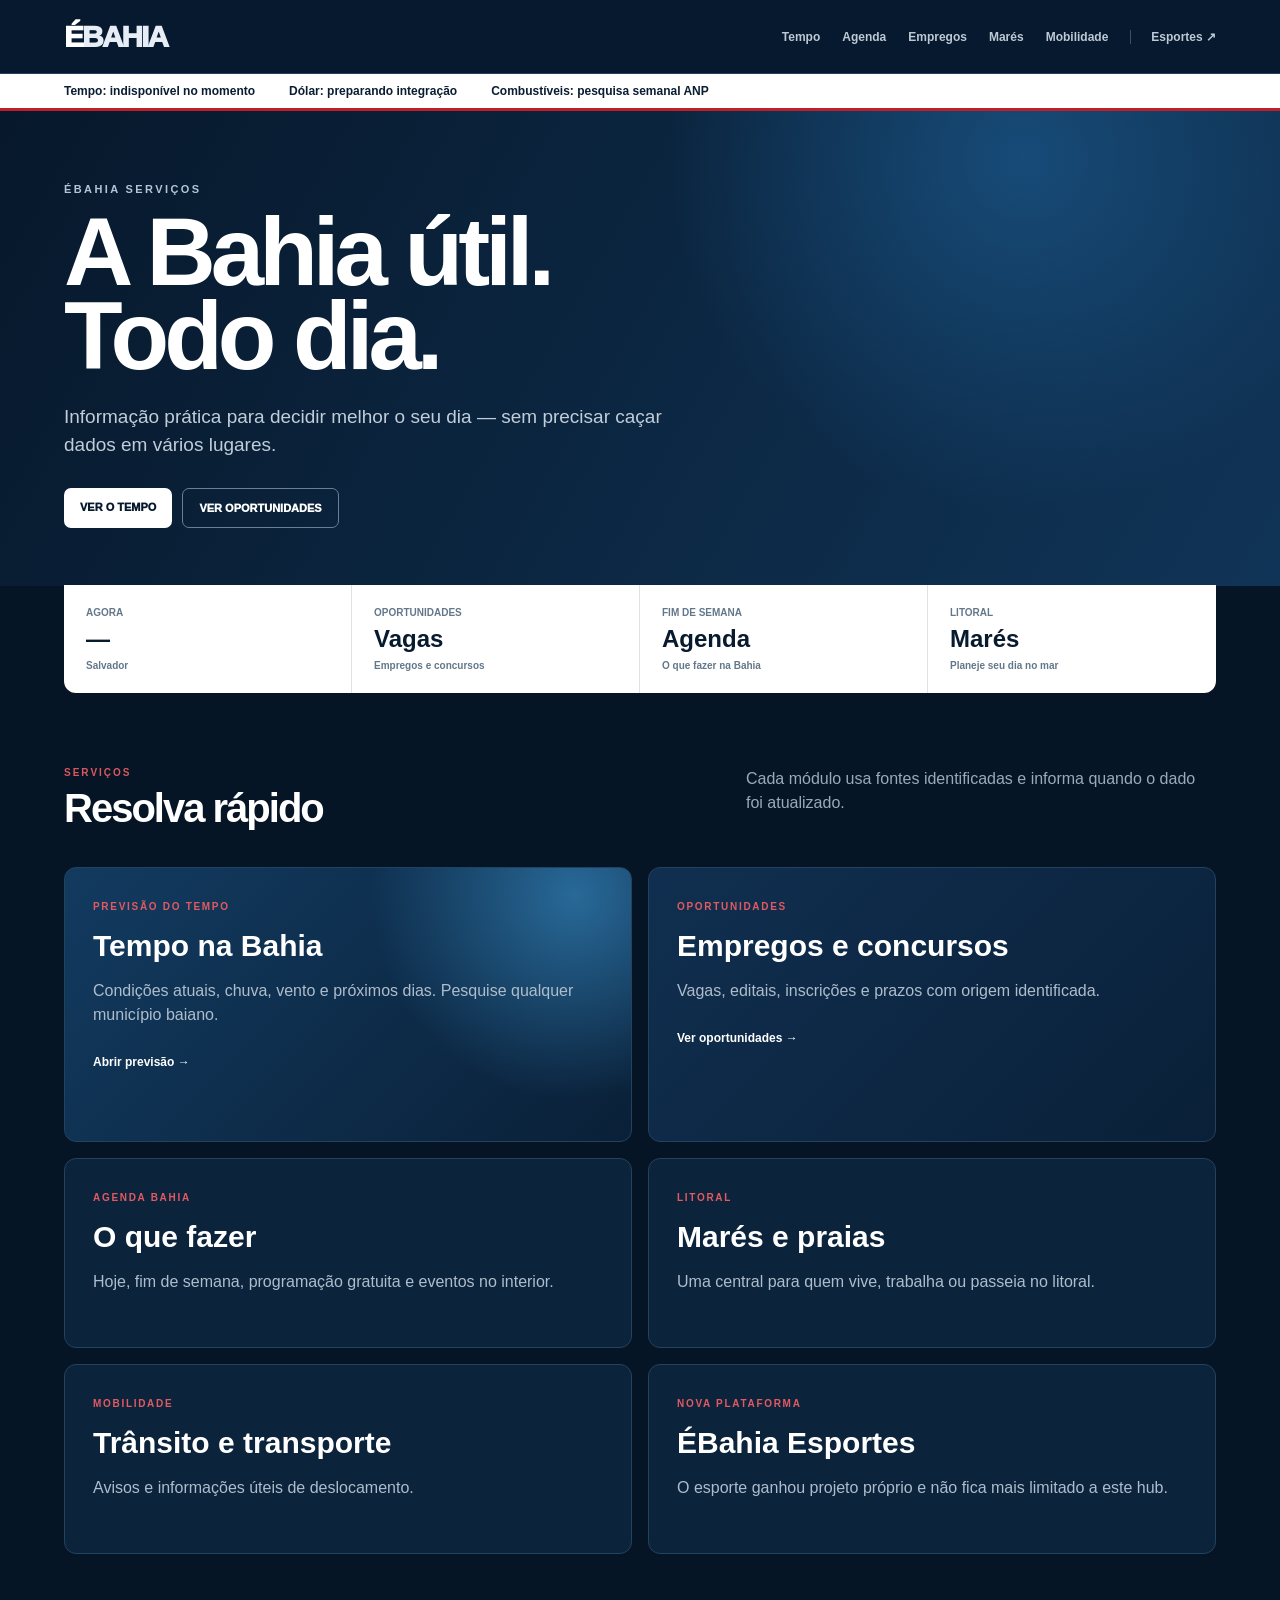
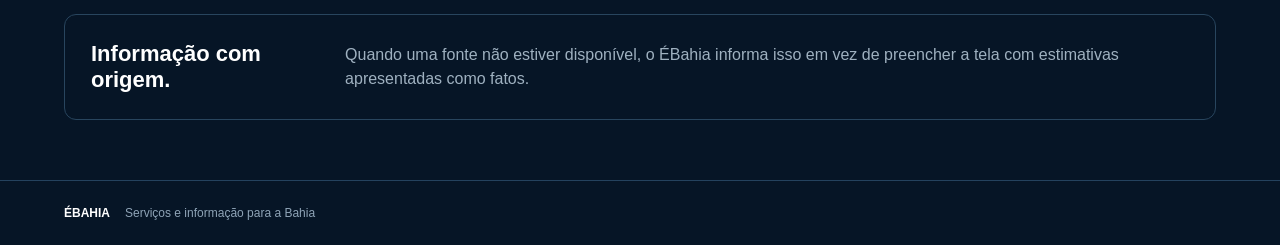
<file: index.html>
<!doctype html><html lang="pt-BR"><head><meta charset="utf-8"><meta name="viewport" content="width=device-width,initial-scale=1"><meta name="description" content="Serviços úteis do Portal ÉBahia: tempo, agenda, empregos, concursos, marés e mobilidade."><title>Serviços | ÉBahia</title><link rel="stylesheet" href="assets/style.css"></head><body><header><a class="logo" href="./">É<span>BAHIA</span></a><nav><a href="tempo/">Tempo</a><a href="agenda/">Agenda</a><a href="empregos/">Empregos</a><a href="mares/">Marés</a><a href="mobilidade/">Mobilidade</a><a class="external" href="https://github.com/GOES360/ebahia-esportes">Esportes ↗</a></nav></header><div class="ticker" aria-label="Informações rápidas"><span id="weatherTick">Salvador: consultando tempo…</span><span id="dollarTick">Dólar: preparando integração</span><span>Combustíveis: pesquisa semanal ANP</span></div><main><section class="hero"><div class="eyebrow">ÉBAHIA SERVIÇOS</div><h1>A Bahia útil.<br>Todo dia.</h1><p>Informação prática para decidir melhor o seu dia — sem precisar caçar dados em vários lugares.</p><div class="hero-actions"><a href="tempo/">VER O TEMPO</a><a href="empregos/">VER OPORTUNIDADES</a></div></section><section class="quick"><div><small>AGORA</small><strong id="quickTemp">—</strong><span>Salvador</span></div><div><small>OPORTUNIDADES</small><strong>Vagas</strong><span>Empregos e concursos</span></div><div><small>FIM DE SEMANA</small><strong>Agenda</strong><span>O que fazer na Bahia</span></div><div><small>LITORAL</small><strong>Marés</strong><span>Planeje seu dia no mar</span></div></section><section class="sectionTitle"><div><span>SERVIÇOS</span><h2>Resolva rápido</h2></div><p>Cada módulo usa fontes identificadas e informa quando o dado foi atualizado.</p></section><section class="grid services"><a class="feature weather-card" href="tempo/"><b>PREVISÃO DO TEMPO</b><h2>Tempo na Bahia</h2><p>Condições atuais, chuva, vento e próximos dias. Pesquise qualquer município baiano.</p><span class="go">Abrir previsão →</span></a><a class="feature" href="empregos/"><b>OPORTUNIDADES</b><h2>Empregos e concursos</h2><p>Vagas, editais, inscrições e prazos com origem identificada.</p><span class="go">Ver oportunidades →</span></a><a class="card" href="agenda/"><b>AGENDA BAHIA</b><h2>O que fazer</h2><p>Hoje, fim de semana, programação gratuita e eventos no interior.</p></a><a class="card" href="mares/"><b>LITORAL</b><h2>Marés e praias</h2><p>Uma central para quem vive, trabalha ou passeia no litoral.</p></a><a class="card" href="mobilidade/"><b>MOBILIDADE</b><h2>Trânsito e transporte</h2><p>Avisos e informações úteis de deslocamento.</p></a><a class="card external-card" href="https://github.com/GOES360/ebahia-esportes"><b>NOVA PLATAFORMA</b><h2>ÉBahia Esportes</h2><p>O esporte ganhou projeto próprio e não fica mais limitado a este hub.</p></a></section><section class="trust"><strong>Informação com origem.</strong><p>Quando uma fonte não estiver disponível, o ÉBahia informa isso em vez de preencher a tela com estimativas apresentadas como fatos.</p></section></main><footer><b>ÉBAHIA</b><span>Serviços e informação para a Bahia</span></footer><script src="assets/home.js"></script></body></html>
</file>
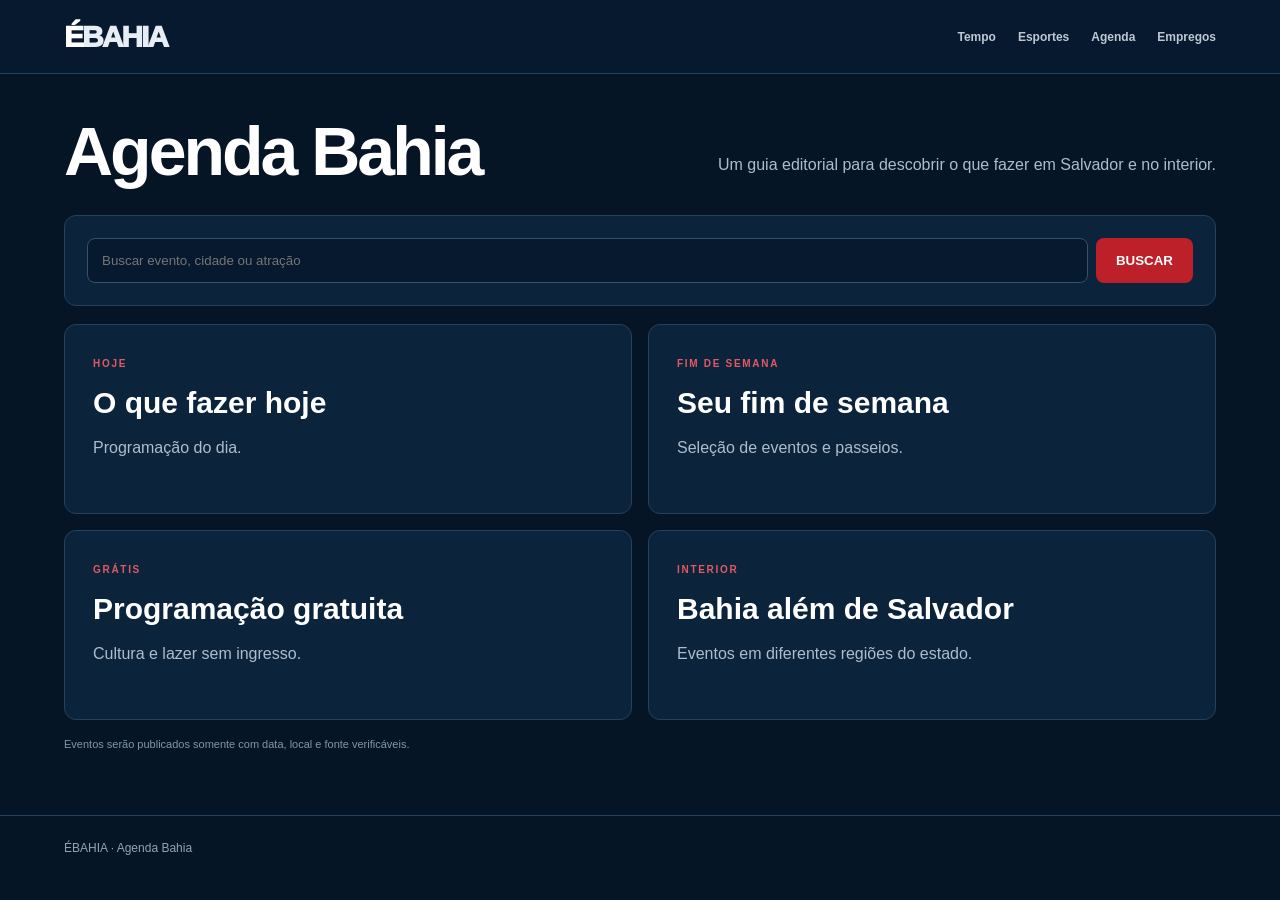
<file: agenda/index.html>
<!doctype html><html lang="pt-BR"><head><meta charset="utf-8"><meta name="viewport" content="width=device-width,initial-scale=1"><title>Agenda Bahia | ÉBahia</title><link rel="stylesheet" href="../assets/style.css"></head><body><header><a class="logo" href="../">É<span>BAHIA</span></a><nav><a href="../tempo/">Tempo</a><a href="../esportes/">Esportes</a><a href="./">Agenda</a><a href="../empregos/">Empregos</a></nav></header><main class="page"><div class="pagehead"><h1>Agenda Bahia</h1><p>Um guia editorial para descobrir o que fazer em Salvador e no interior.</p></div><section class="panel"><div class="search"><input placeholder="Buscar evento, cidade ou atração"><button>BUSCAR</button></div></section><section class="grid" style="padding:0"><div class="card"><b>HOJE</b><h2>O que fazer hoje</h2><p>Programação do dia.</p></div><div class="card"><b>FIM DE SEMANA</b><h2>Seu fim de semana</h2><p>Seleção de eventos e passeios.</p></div><div class="card"><b>GRÁTIS</b><h2>Programação gratuita</h2><p>Cultura e lazer sem ingresso.</p></div><div class="card"><b>INTERIOR</b><h2>Bahia além de Salvador</h2><p>Eventos em diferentes regiões do estado.</p></div></section><div class="source">Eventos serão publicados somente com data, local e fonte verificáveis.</div></main><footer>ÉBAHIA · Agenda Bahia</footer></body></html>
</file>
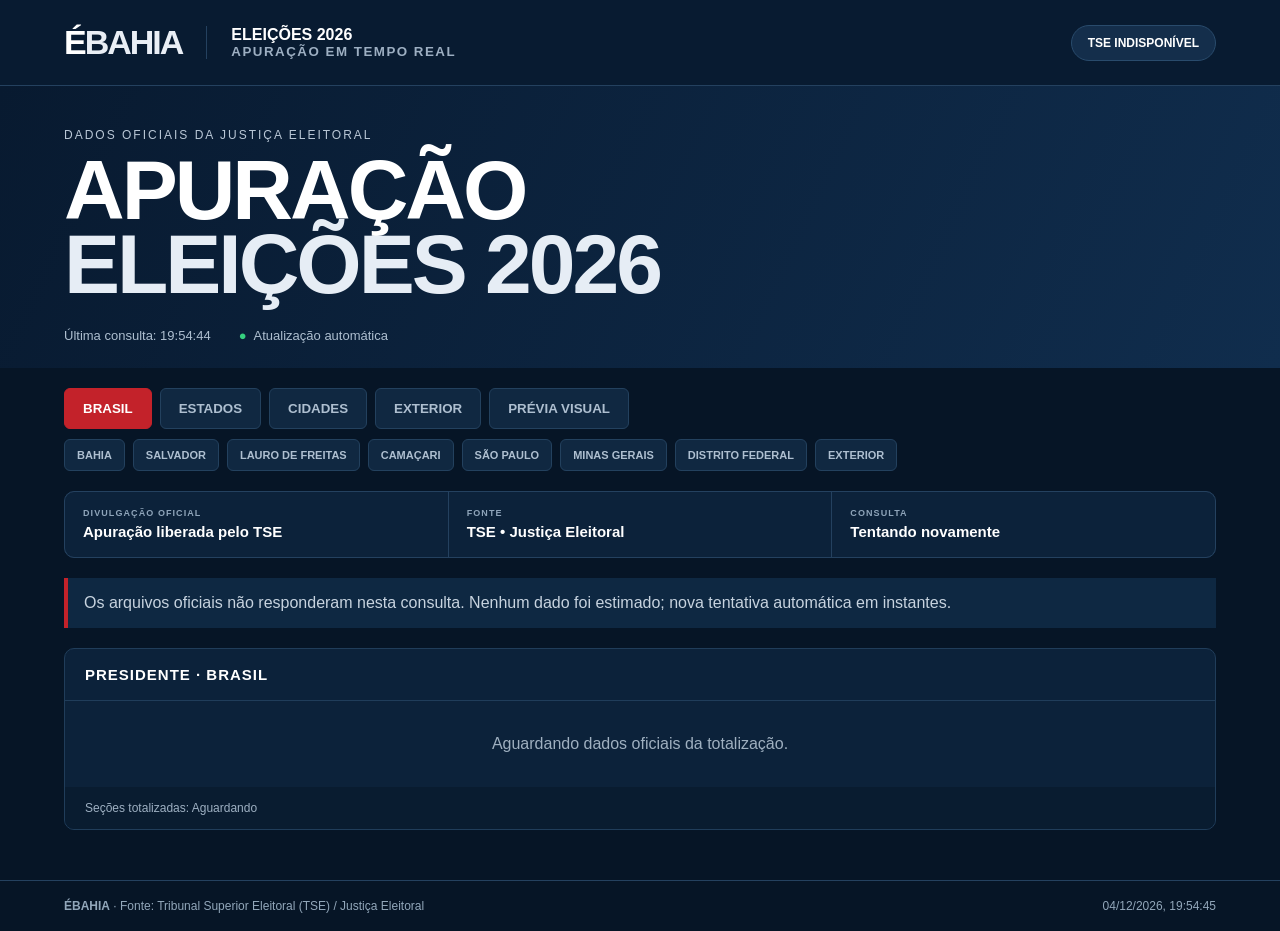
<file: apuracao/index.html>
<!doctype html><html lang="pt-BR"><head><meta charset="UTF-8"><meta name="viewport" content="width=device-width,initial-scale=1"><title>ÉBahia | Apuração 2026</title><link rel="stylesheet" href="style.css"></head><body><header><div class="brand">É<span>BAHIA</span></div><div><b>ELEIÇÕES 2026</b><small>APURAÇÃO EM TEMPO REAL</small></div><div id="status" class="status">AGUARDANDO DADOS</div></header><main><section class="hero"><p>Dados oficiais da Justiça Eleitoral</p><h1>APURAÇÃO<br><span>ELEIÇÕES 2026</span></h1><div class="meta"><span id="updated">Última atualização: aguardando</span><span>Atualização automática</span></div></section><nav><button class="active" data-view="br">BRASIL</button><button data-view="states">ESTADOS</button><button data-view="cities">CIDADES</button><button data-view="exterior">EXTERIOR</button><button data-view="demo">PRÉVIA VISUAL</button></nav><section id="filters" class="filters hidden"><div id="stateBox"><label for="stateSelect">ESTADO / DF</label><select id="stateSelect"></select></div><div id="cityBox"><label for="citySelect">MUNICÍPIO / LOCALIDADE</label><select id="citySelect"></select></div></section><div class="quick"><button data-quick="ba">BAHIA</button><button data-quick="salvador">SALVADOR</button><button data-quick="lauro">LAURO DE FREITAS</button><button data-quick="camacari">CAMAÇARI</button><button data-quick="sp">SÃO PAULO</button><button data-quick="mg">MINAS GERAIS</button><button data-quick="df">DISTRITO FEDERAL</button><button data-quick="zz">EXTERIOR</button></div><div class="countdown"><div><small>DIVULGAÇÃO OFICIAL</small><b id="countdown">A partir das 17h</b></div><div><small>FONTE</small><b>TSE • Justiça Eleitoral</b></div><div><small>CONSULTA</small><b id="health">Preparando conexão</b></div></div><div id="notice" class="notice">A divulgação oficial começa a partir das 17h, horário de Brasília. Antes disso, o ÉBahia não exibirá números de votação.</div><section id="cards" class="grid"></section></main><footer><b>ÉBAHIA</b> · Fonte: Tribunal Superior Eleitoral (TSE) / Justiça Eleitoral <span id="clock"></span></footer><script src="app.js"></script></body></html>
</file>
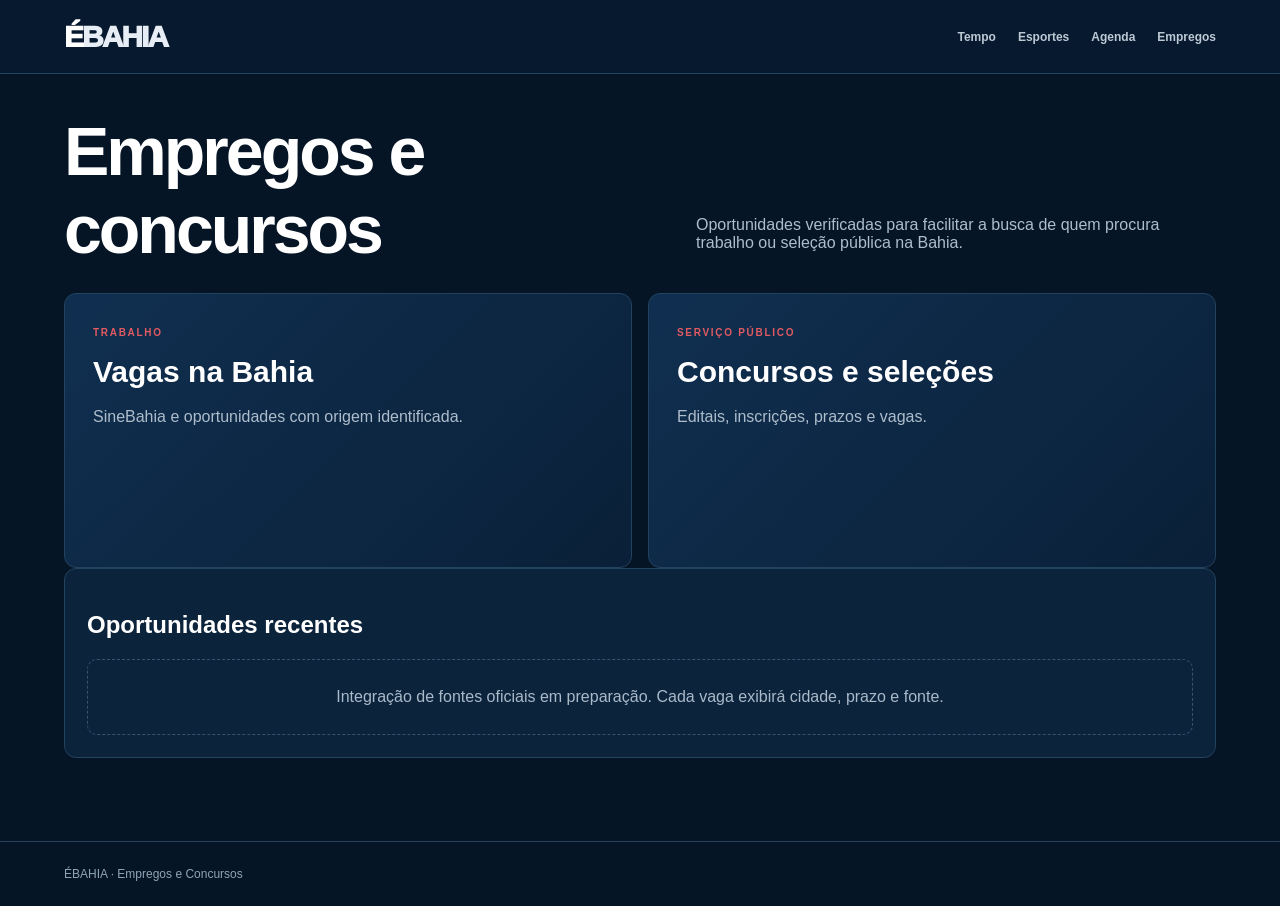
<file: empregos/index.html>
<!doctype html><html lang="pt-BR"><head><meta charset="utf-8"><meta name="viewport" content="width=device-width,initial-scale=1"><title>Empregos e Concursos | ÉBahia</title><link rel="stylesheet" href="../assets/style.css"></head><body><header><a class="logo" href="../">É<span>BAHIA</span></a><nav><a href="../tempo/">Tempo</a><a href="../esportes/">Esportes</a><a href="../agenda/">Agenda</a><a href="./">Empregos</a></nav></header><main class="page"><div class="pagehead"><h1>Empregos e concursos</h1><p>Oportunidades verificadas para facilitar a busca de quem procura trabalho ou seleção pública na Bahia.</p></div><section class="grid" style="padding:0"><div class="feature"><b>TRABALHO</b><h2>Vagas na Bahia</h2><p>SineBahia e oportunidades com origem identificada.</p></div><div class="feature"><b>SERVIÇO PÚBLICO</b><h2>Concursos e seleções</h2><p>Editais, inscrições, prazos e vagas.</p></div></section><section class="panel"><h2>Oportunidades recentes</h2><div class="placeholder">Integração de fontes oficiais em preparação. Cada vaga exibirá cidade, prazo e fonte.</div></section></main><footer>ÉBAHIA · Empregos e Concursos</footer></body></html>
</file>
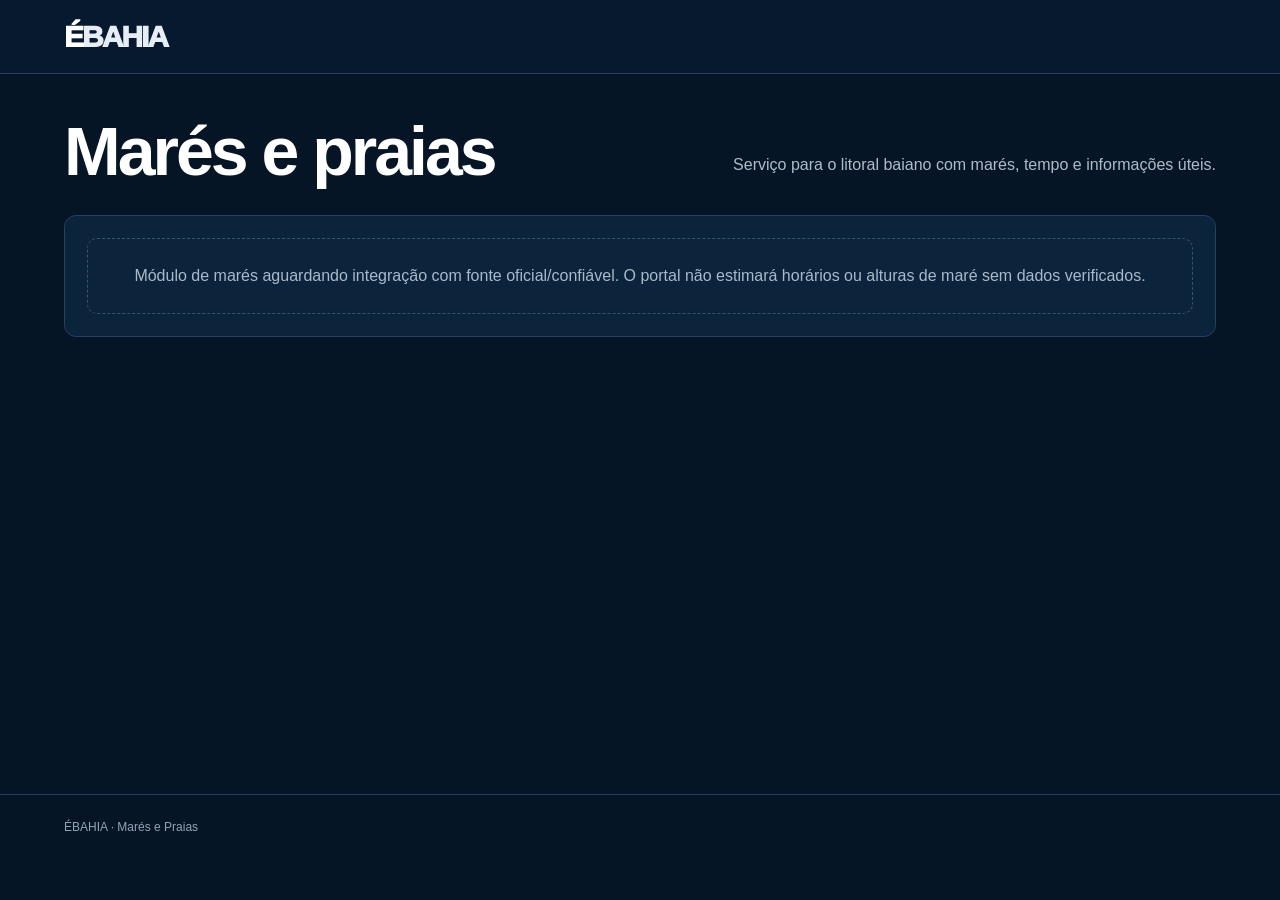
<file: mares/index.html>
<!doctype html><html lang="pt-BR"><head><meta charset="utf-8"><meta name="viewport" content="width=device-width,initial-scale=1"><title>Marés e Praias | ÉBahia</title><link rel="stylesheet" href="../assets/style.css"></head><body><header><a class="logo" href="../">É<span>BAHIA</span></a></header><main class="page"><div class="pagehead"><h1>Marés e praias</h1><p>Serviço para o litoral baiano com marés, tempo e informações úteis.</p></div><section class="panel"><div class="placeholder">Módulo de marés aguardando integração com fonte oficial/confiável. O portal não estimará horários ou alturas de maré sem dados verificados.</div></section></main><footer>ÉBAHIA · Marés e Praias</footer></body></html>
</file>
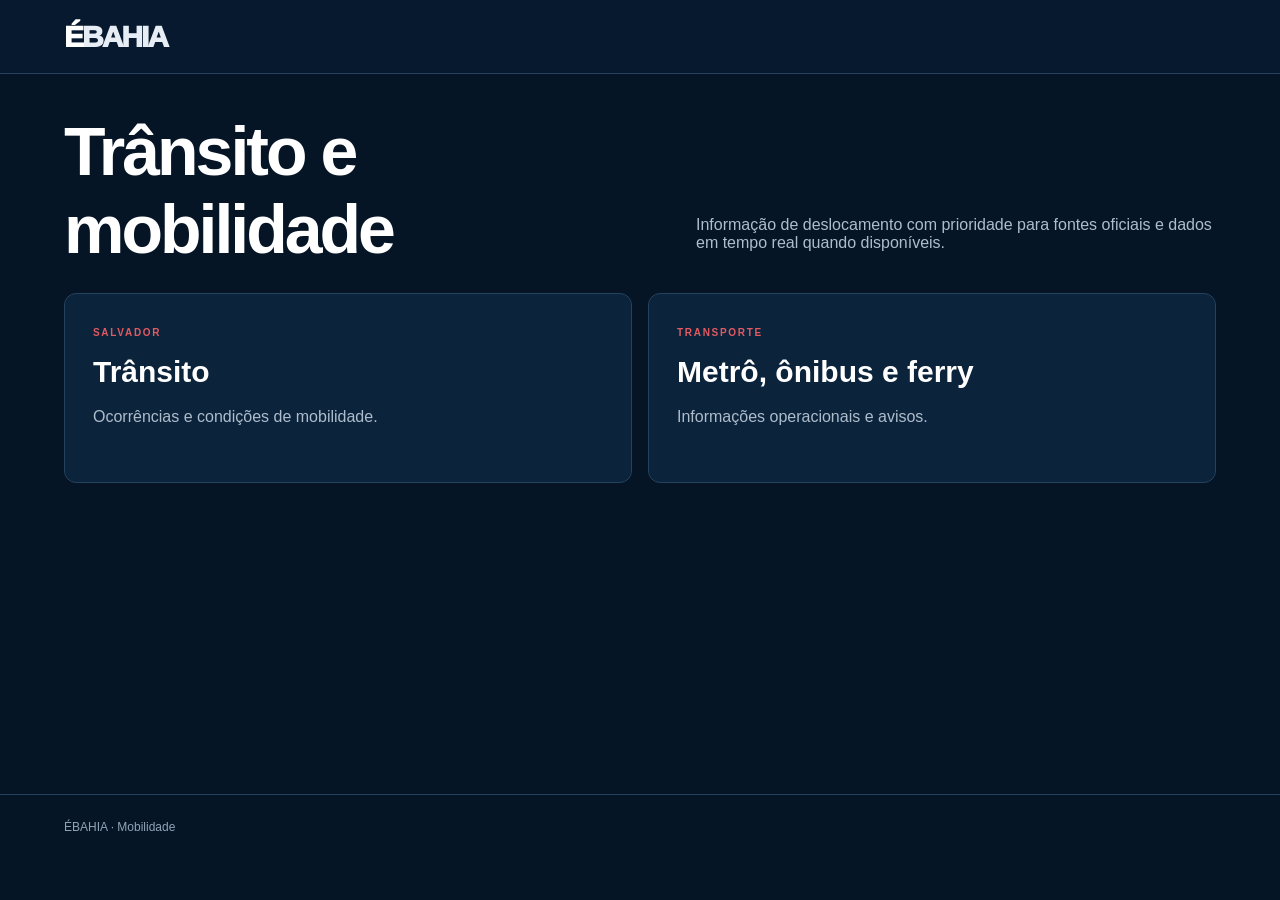
<file: mobilidade/index.html>
<!doctype html><html lang="pt-BR"><head><meta charset="utf-8"><meta name="viewport" content="width=device-width,initial-scale=1"><title>Mobilidade | ÉBahia</title><link rel="stylesheet" href="../assets/style.css"></head><body><header><a class="logo" href="../">É<span>BAHIA</span></a></header><main class="page"><div class="pagehead"><h1>Trânsito e mobilidade</h1><p>Informação de deslocamento com prioridade para fontes oficiais e dados em tempo real quando disponíveis.</p></div><section class="grid" style="padding:0"><div class="card"><b>SALVADOR</b><h2>Trânsito</h2><p>Ocorrências e condições de mobilidade.</p></div><div class="card"><b>TRANSPORTE</b><h2>Metrô, ônibus e ferry</h2><p>Informações operacionais e avisos.</p></div></section></main><footer>ÉBAHIA · Mobilidade</footer></body></html>
</file>
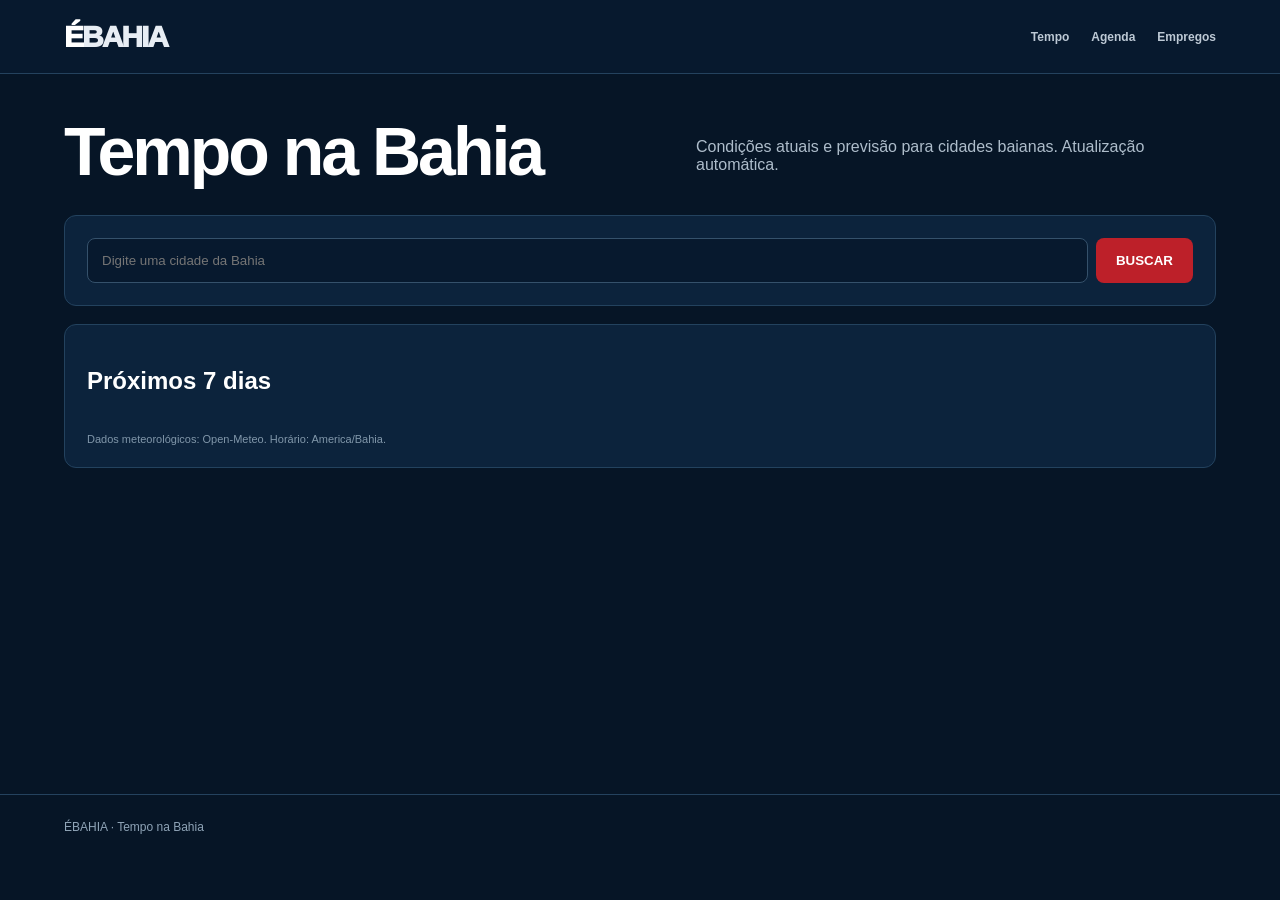
<file: tempo/index.html>
<!doctype html><html lang="pt-BR"><head><meta charset="utf-8"><meta name="viewport" content="width=device-width,initial-scale=1"><title>Tempo na Bahia | ÉBahia</title><link rel="stylesheet" href="../assets/style.css"></head><body><header><a class="logo" href="../">É<span>BAHIA</span></a><nav><a href="../tempo/">Tempo</a><a href="../agenda/">Agenda</a><a href="../empregos/">Empregos</a></nav></header><main class="page"><div class="pagehead"><h1>Tempo na Bahia</h1><p>Condições atuais e previsão para cidades baianas. Atualização automática.</p></div><div class="panel search"><input id="city" placeholder="Digite uma cidade da Bahia"><button id="go">BUSCAR</button></div><section id="now" class="weatherNow"></section><section class="panel"><h2>Próximos 7 dias</h2><div id="days" class="days"></div><div class="source">Dados meteorológicos: Open-Meteo. Horário: America/Bahia.</div></section></main><footer>ÉBAHIA · Tempo na Bahia</footer><script src="tempo.js"></script></body></html>
</file>
<file: assets/style.css>
:root{--n:#061526;--n2:#0b2540;--n3:#102f50;--r:#bd2029;--w:#fff;--m:#a9b8c8;--l:#24425e;--soft:#eef3f7}*{box-sizing:border-box}html{scroll-behavior:smooth}body{margin:0;background:var(--n);color:#fff;font-family:Arial,Helvetica,sans-serif}a{color:inherit;text-decoration:none}header{min-height:74px;padding:0 5vw;display:flex;align-items:center;gap:35px;border-bottom:1px solid var(--l);background:#07192e;position:sticky;top:0;z-index:20}.logo{font-size:30px;font-weight:950;letter-spacing:-2px}.logo span{color:#e7edf4}nav{display:flex;gap:22px;margin-left:auto;align-items:center}nav a{font-size:12px;font-weight:900;color:#bdc9d5;white-space:nowrap}.external{border-left:1px solid #36516b;padding-left:20px}.ticker{display:flex;gap:34px;overflow:auto;white-space:nowrap;padding:10px 5vw;background:#fff;color:#0a1d32;font-size:12px;font-weight:900;border-bottom:3px solid var(--r)}main{min-height:80vh}.hero{padding:72px 5vw 58px;background:radial-gradient(circle at 80% 10%,#174b78 0,transparent 32%),linear-gradient(120deg,#07182b,#103457)}.eyebrow{font-size:11px;letter-spacing:2.4px;color:#b5c5d5;font-weight:900}.hero h1{font-size:clamp(48px,8vw,96px);line-height:.88;letter-spacing:-5px;margin:15px 0 24px;max-width:900px}.hero p{font-size:19px;color:#c1ceda;max-width:650px;line-height:1.5}.hero-actions{display:flex;gap:10px;margin-top:28px}.hero-actions a{padding:13px 16px;background:#fff;color:#07192e;border-radius:7px;font-size:11px;font-weight:950}.hero-actions a+ a{background:transparent;color:#fff;border:1px solid #668099}.quick{display:grid;grid-template-columns:repeat(4,1fr);margin:-1px 5vw 0;background:#fff;color:#081a2e;border-radius:0 0 12px 12px;overflow:hidden}.quick div{padding:22px;border-right:1px solid #dce4ea}.quick div:last-child{border:0}.quick small,.quick span{display:block;color:#63778a;font-size:10px;font-weight:800}.quick strong{display:block;font-size:24px;margin:7px 0}.sectionTitle{padding:58px 5vw 8px;display:flex;align-items:end;justify-content:space-between;gap:30px}.sectionTitle span{font-size:10px;letter-spacing:2px;color:#d9585e;font-weight:900}.sectionTitle h2{font-size:40px;margin:6px 0 0;letter-spacing:-2px}.sectionTitle p{max-width:470px;color:#98abba;line-height:1.5}.grid{display:grid;grid-template-columns:repeat(2,1fr);gap:16px;padding:28px 5vw 60px}.card,.feature{background:#0c233c;border:1px solid #23425e;border-radius:12px;padding:28px;min-height:190px;transition:.2s}.card:hover,.feature:hover{transform:translateY(-3px);border-color:#6685a1}.feature{min-height:275px;background:linear-gradient(135deg,#102f50,#0a2038)}.weather-card{background:radial-gradient(circle at 90% 10%,#286998 0,transparent 36%),linear-gradient(135deg,#123b60,#0a2038)}.card b,.feature b{font-size:10px;letter-spacing:1.7px;color:#e25a61}.card h2,.feature h2{font-size:30px;margin:15px 0 9px}.card p,.feature p{color:#aebdcb;line-height:1.5}.go{display:block;margin-top:28px;font-size:12px;font-weight:900}.trust{margin:0 5vw 60px;padding:26px;border:1px solid #28455e;border-radius:12px;display:flex;gap:30px;align-items:center}.trust strong{font-size:22px}.trust p{margin:0;color:#9fb1c0;line-height:1.5}.page{padding:38px 5vw 65px}.pagehead{display:flex;justify-content:space-between;gap:25px;align-items:end;margin-bottom:25px}.pagehead h1{font-size:clamp(38px,6vw,68px);letter-spacing:-3px;margin:0}.pagehead p{max-width:520px;color:#aebdcb}.panel{background:#0c233c;border:1px solid #23425e;border-radius:12px;padding:22px;margin-bottom:18px}.weatherNow{display:grid;grid-template-columns:1.3fr repeat(3,1fr);gap:14px}.metric{padding:20px;background:#0a1d33;border-radius:10px}.metric small{color:#9db0c2}.metric strong{display:block;font-size:34px;margin-top:7px}.days{display:grid;grid-template-columns:repeat(7,1fr);gap:10px}.day{padding:16px;background:#0a1d33;border-radius:9px;text-align:center}.day b{display:block;margin-bottom:10px}.day span{font-size:20px;font-weight:900}.search{display:flex;gap:8px}.search input{flex:1;padding:14px;border-radius:8px;border:1px solid #35516b;background:#07192e;color:white}.search button{padding:14px 20px;border:0;border-radius:8px;background:var(--r);color:#fff;font-weight:900}.placeholder{color:#a9bac9;padding:28px;text-align:center;border:1px dashed #38536d;border-radius:10px}.list article{padding:18px 0;border-bottom:1px solid #24405a}.tag{display:inline-block;padding:5px 8px;border-radius:4px;background:#153552;color:#c8d4df;font-size:10px;font-weight:900}.source{font-size:11px;color:#8197aa;margin-top:18px}footer{padding:25px 5vw;border-top:1px solid var(--l);color:#8fa4b7;font-size:12px;display:flex;gap:15px}footer b{color:#fff}@media(max-width:760px){header{padding:17px 20px;align-items:flex-start;flex-direction:column;gap:12px;position:static}nav{margin:0;max-width:100%;overflow:auto}.external{border:0;padding:0}.ticker{padding-left:20px}.hero,.page{padding-left:20px;padding-right:20px}.hero h1{letter-spacing:-3px}.grid{grid-template-columns:1fr;padding:20px}.quick{grid-template-columns:1fr 1fr;margin:0}.quick div:nth-child(2){border-right:0}.sectionTitle{display:block;padding:42px 20px 5px}.sectionTitle p{margin-top:10px}.weatherNow{grid-template-columns:1fr 1fr}.days{grid-template-columns:repeat(2,1fr)}.pagehead{display:block}.pagehead p{margin-top:10px}.trust{margin:15px 20px 45px;display:block}.trust p{margin-top:10px}.hero-actions{flex-wrap:wrap}}
</file>
<file: apuracao/style.css>
:root{--navy:#07192e;--navy2:#0d2744;--red:#c3222a;--white:#fff;--muted:#9dafc2;--line:#24415f}*{box-sizing:border-box}body{margin:0;background:#061526;color:#fff;font-family:Arial,Helvetica,sans-serif}header{min-height:86px;background:#081b31;border-bottom:1px solid var(--line);display:flex;align-items:center;padding:0 5vw;gap:24px}.brand{font-size:34px;font-weight:900;letter-spacing:-2px}.brand span{color:#e9eef5}header>div:nth-child(2){display:flex;flex-direction:column;border-left:1px solid var(--line);padding-left:24px}header small{color:var(--muted);font-weight:700;letter-spacing:1.5px}.status{margin-left:auto;background:#142e4b;border:1px solid #294b6c;border-radius:30px;padding:10px 16px;font-size:12px;font-weight:800;white-space:nowrap}.hero{padding:42px 5vw 25px;background:linear-gradient(115deg,#081a30,#102d4d)}.hero p{color:#b9c7d6;margin:0 0 12px;text-transform:uppercase;font-size:12px;letter-spacing:2px}.hero h1{font-size:clamp(38px,7vw,84px);line-height:.88;margin:0;letter-spacing:-3px}.hero h1 span{color:#e6edf5}.meta{display:flex;gap:28px;margin-top:26px;color:#aebfd0;font-size:13px}.meta span:last-child:before{content:"●";color:#35d07f;margin-right:7px}nav,.quick{display:flex;gap:8px;padding:20px 5vw 0;overflow:auto}nav button,.quick button{background:#102841;color:#aebfd0;border:1px solid #23415e;border-radius:6px;padding:12px 18px;font-weight:800;cursor:pointer;white-space:nowrap}nav button.active{background:var(--red);color:white;border-color:var(--red)}.quick{padding-top:10px}.quick button{font-size:11px;padding:9px 12px}.filters{margin:16px 5vw 0;padding:16px;background:#0c223a;border:1px solid #203d5a;border-radius:10px;display:grid;grid-template-columns:1fr 2fr;gap:12px}.filters label{display:block;color:#8fa5ba;font-size:9px;font-weight:900;letter-spacing:.12em;margin-bottom:6px}.filters select{width:100%;background:#081b31;color:#fff;border:1px solid #294b6c;border-radius:6px;padding:12px}.hidden{display:none!important}.countdown{margin:20px 5vw 0;display:grid;grid-template-columns:repeat(3,1fr);gap:1px;background:#24415f;border:1px solid #24415f;border-radius:10px;overflow:hidden}.countdown>div{background:#0c223a;padding:16px 18px}.countdown small{display:block;color:#8fa5ba;font-size:9px;font-weight:900;letter-spacing:.12em;margin-bottom:5px}.countdown b{font-size:15px}.notice{margin:20px 5vw;background:#0e2842;border-left:4px solid var(--red);padding:16px;color:#c7d3df}.grid{padding:0 5vw 50px;display:grid;grid-template-columns:repeat(auto-fit,minmax(300px,1fr));gap:18px}.card{background:#0c223a;border:1px solid #203d5a;border-radius:10px;overflow:hidden}.card h2{font-size:15px;letter-spacing:1px;margin:0;padding:17px 20px;border-bottom:1px solid #203d5a}.candidate{padding:16px 20px;border-bottom:1px solid #193650}.row{display:flex;justify-content:space-between;gap:15px;align-items:end}.name{font-weight:900;font-size:18px}.party{font-size:11px;color:#9cafc1;margin-top:3px}.pct{font-weight:900;font-size:23px}.bar{height:5px;background:#1a3854;margin-top:10px;border-radius:8px;overflow:hidden}.bar i{display:block;height:100%;background:#d5dde7}.empty{padding:34px 20px;color:#9fb0c0;text-align:center}.progress{padding:14px 20px;background:#091c30;color:#9eb0c2;font-size:12px}footer{border-top:1px solid var(--line);padding:18px 5vw;color:#92a7ba;font-size:12px}footer span{float:right}@media(max-width:650px){header{padding:18px 20px;flex-wrap:wrap}.brand{font-size:28px}.status{margin-left:0}.hero{padding:34px 20px 22px}.hero h1{letter-spacing:-2px}.meta{flex-direction:column;gap:7px}nav,.quick{padding-left:20px;padding-right:20px}.filters{margin:14px 20px 0;grid-template-columns:1fr}.countdown{margin:16px 20px 0;grid-template-columns:1fr}.countdown>div{padding:12px 15px}.notice{margin:16px 20px}.grid{padding:0 20px 35px;grid-template-columns:1fr}footer span{float:none;display:block;margin-top:8px}}
</file>
